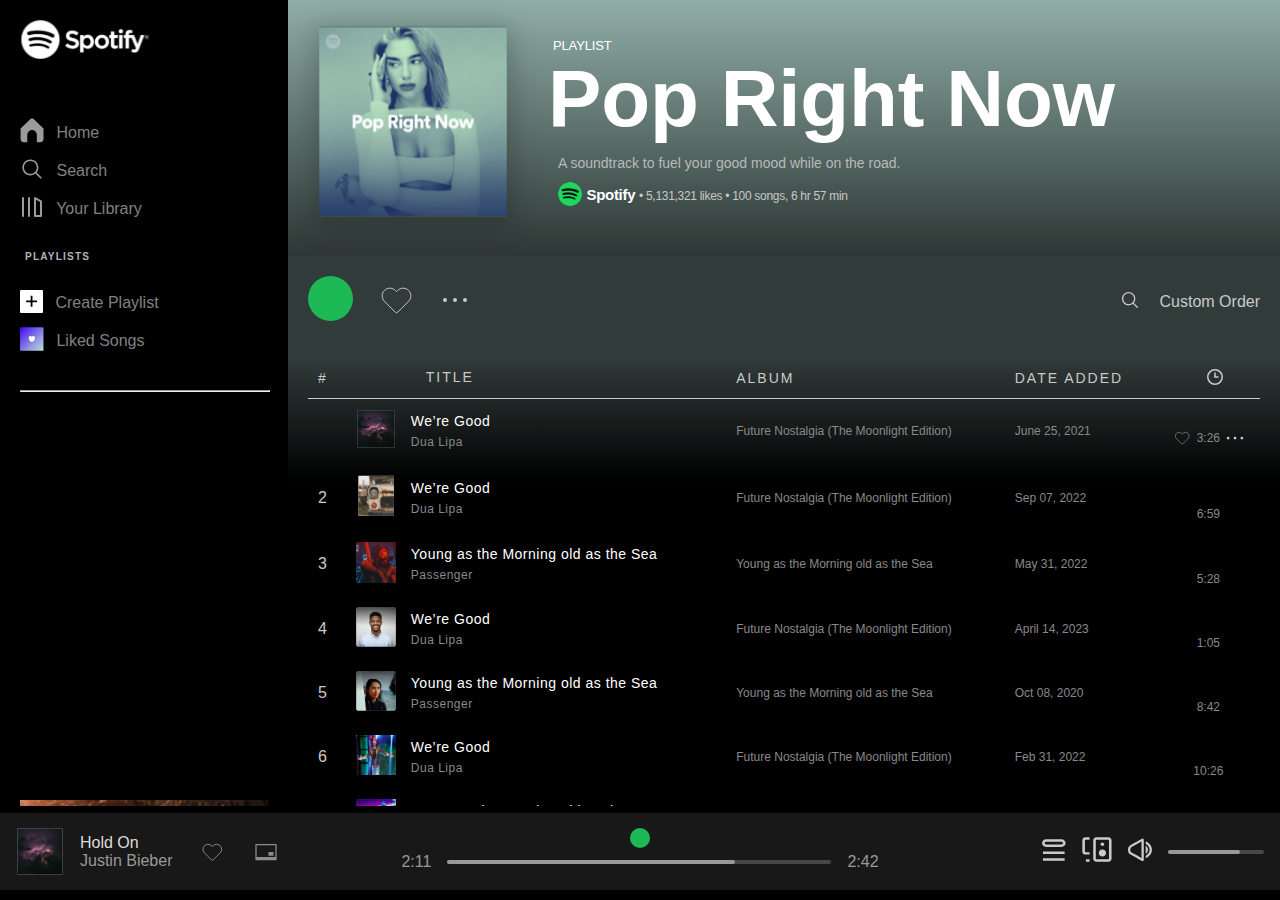
<file: playlist.html>
<!DOCTYPE html>
<html lang="en">
    <head>
        <meta charset="UTF-8" />
        <meta name="viewport" content="width=device-width, initial-scale=1.0" />
        <title>Play List</title>
        <link
            rel="icon"
            type="Image/x-icon"
            href="[data-uri]"
        />
        <link rel="stylesheet" href="style-2.css" />
        <link
            rel="stylesheet"
            href="https://cdnjs.cloudflare.com/ajax/libs/font-awesome/6.4.0/css/all.min.css"
            integrity="sha512-iecdLmaskl7CVkqkXNQ/ZH/XLlvWZOJyj7Yy7tcenmpD1ypASozpmT/E0iPtmFIB46ZmdtAc9eNBvH0H/ZpiBw=="
            crossorigin="anonymous"
            referrerpolicy="no-referrer"
        />
    </head>
    <body>
        <div class="menu-btn" id="menuBtn">
            <i class="fas fa-bars"></i>
        </div>
        <div class="container">
            <div class="left" id="sidebar">
                <div class="logo">
                    <a href="" target="_blank">
                        <img src="Images/Spotify logo.svg" alt="Logo" />
                    </a>
                </div>
                <div class="menu">
                    <ul>
                        <li>
                            <a href="index.html" target="_blank">
                                <img
                                    src="Images/Home.svg"
                                    alt=""
                                    class="gray-filtered"
                                />
                                <span>Home</span>
                            </a>
                        </li>
                        <li>
                            <a href="#listofsongs">
                                <img
                                    src="assets/Search.svg"
                                    alt=""
                                    class="gray-filtered"
                                />
                                <span>Search</span>
                            </a>
                        </li>
                        <li>
                            <a href="#">
                                <img
                                    src="assets/YourLibrary.svg"
                                    alt=""
                                    class="gray-filtered"
                                />
                                <span>Your Library</span>
                            </a>
                        </li>
                        <div class="play">
                            <h6>PlayLists</h6>
                        </div>
                        <li>
                            <a href="#" class="playlist">
                                <img src="Images/fi-ss-plus-small.svg" alt="" />
                                <span>Create Playlist</span>
                            </a>
                        </li>
                        <li>
                            <a href="#right-pop">
                                <img src="Images/love.svg" alt="" />
                                <span>Liked Songs</span>
                            </a>
                        </li>
                    </ul>
                </div>
                <hr
                    width="100%"
                    style="margin-top: 30px; background: #282828"
                />
                <div class="current-song-cover">
                    <img src="Images/album art.svg" alt="" />
                </div>
            </div>

            <!-- ----------------------------------------------------------------------------------------------- -->
            <div class="right">
                <div class="playlist-header" id="right-pop">
                    <div class="playlist-content">
                        <div class="playlist-cover">
                            <!-- <a href="https://youtu.be/ic8j13piAhQ" target="_blank" title="CLICK HERE TO OPEN ALBUM" -->
                            <img src="assets/pop-right now.svg" alt="" />
                        </div>
                        <div class="playlist-info">
                            <div class="playlist-public common">PLAYLIST</div>
                            <div class="playlist-title common">
                                Pop Right Now
                            </div>
                            <div class="playlist-description common">
                                A soundtrack to fuel your good mood while on the
                                road.
                            </div>
                            <div style="height: 5px"></div>
                            <div class="playlist-stats">
                                <img
                                    src="assets/spotify-logo.png"
                                    width="24px"
                                    height="24px"
                                    alt=""
                                />
                                <span class="name common-1"> Spotify </span>
                                <span class="time common-1"
                                    >• 5,131,321 likes
                                </span>
                                <span class="time common-1">• 100 songs, </span>
                                <span class="time common-1">6 hr 57 min </span>
                            </div>
                        </div>
                    </div>
                </div>
                <div class="playlist-songs-container">
                    <div class="playlist-buttons">
                        <div class="playlist-buttons-left">
                            <div class="playlist-buttons-resume-pause">
                                <i
                                    class="fa-sharp fa-solid fa-play"
                                    style="color: #ffffff"
                                ></i>
                            </div>
                            <div class="playlist-buttons-like normal">
                                <img
                                    src="assets/heart.svg"
                                    alt=""
                                    class="spotify-color"
                                />
                            </div>
                            <div class="playlist-buttons-three-dot normal">
                                <img src="assets/ThreeDots.svg" alt="" />
                            </div>
                        </div>
                        <div class="playlist-buttons-right">
                            <div class="playlist-buttons-search normal">
                                <img src="assets/Search.svg" alt="" />
                            </div>
                            <div class="playlist-buttons-order">
                                <p>Custom Order</p>
                            </div>
                        </div>
                    </div>

                    <div class="playlist-songs" id="listofsongs">
                        <table>
                            <tr>
                                <th>#</th>
                                <th class="title">Title</th>
                                <th>Album</th>
                                <th>Date Added</th>
                                <th>
                                    <img
                                        src="assets/Duration.svg"
                                        alt=""
                                        class="clock"
                                    />
                                </th>
                            </tr>
                            <tr>
                                <td>
                                    <i
                                        class="fa-sharp fa-solid fa-play"
                                        style="color: #ffffff"
                                    ></i>
                                </td>
                                <td class="song-title">
                                    <div class="song-image">
                                        <img
                                            src="Images/small-label.svg"
                                            alt=""
                                        />
                                    </div>
                                    <div class="song-name-album">
                                        <div class="song-name">We’re Good</div>
                                        <div class="song-artist">Dua Lipa</div>
                                    </div>
                                </td>
                                <td class="song-album">
                                    Future Nostalgia (The Moonlight Edition)
                                </td>
                                <td class="song-date-added">June 25, 2021</td>
                                <td class="song-duration">
                                    <img
                                        src="assets/heart.svg"
                                        alt=""
                                        class="heart1"
                                    />
                                    3:26
                                    <img
                                        src="assets/ThreeDots.svg"
                                        alt=""
                                        class="heart1"
                                    />
                                </td>
                            </tr>
                            <tr>
                                <td>2</td>
                                <td class="song-title">
                                    <div class="song-image">
                                        <img src="Images/playlist.svg" alt="" />
                                    </div>
                                    <div class="song-name-album">
                                        <div class="song-name">We’re Good</div>
                                        <div class="song-artist">Dua Lipa</div>
                                    </div>
                                </td>
                                <td class="song-album">
                                    Future Nostalgia (The Moonlight Edition)
                                </td>
                                <td class="song-date-added">Sep 07, 2022</td>
                                <td class="song-duration">6:59</td>
                            </tr>
                            <tr>
                                <td>3</td>
                                <td class="song-title">
                                    <div class="song-image">
                                        <img
                                            src="Images/pop-singer.svg"
                                            alt=""
                                        />
                                    </div>
                                    <div class="song-name-album">
                                        <div class="song-name">
                                            Young as the Morning old as the Sea
                                        </div>
                                        <div class="song-artist">Passenger</div>
                                    </div>
                                </td>
                                <td class="song-album">
                                    Young as the Morning old as the Sea
                                </td>
                                <td class="song-date-added">May 31, 2022</td>
                                <td class="song-duration">5:28</td>
                            </tr>
                            <tr>
                                <td>4</td>
                                <td class="song-title">
                                    <div class="song-image">
                                        <img src="Images/blackboy.svg" alt="" />
                                    </div>
                                    <div class="song-name-album">
                                        <div class="song-name">We’re Good</div>
                                        <div class="song-artist">Dua Lipa</div>
                                    </div>
                                </td>
                                <td class="song-album">
                                    Future Nostalgia (The Moonlight Edition)
                                </td>
                                <td class="song-date-added">April 14, 2023</td>
                                <td class="song-duration">1:05</td>
                            </tr>
                            <tr>
                                <td>5</td>
                                <td class="song-title">
                                    <div class="song-image">
                                        <img
                                            src="Images/womem-pop.svg"
                                            alt=""
                                        />
                                    </div>
                                    <div class="song-name-album">
                                        <div class="song-name">
                                            Young as the Morning old as the Sea
                                        </div>
                                        <div class="song-artist">Passenger</div>
                                    </div>
                                </td>
                                <td class="song-album">
                                    Young as the Morning old as the Sea
                                </td>
                                <td class="song-date-added">Oct 08, 2020</td>
                                <td class="song-duration">8:42</td>
                            </tr>
                            <tr>
                                <td>6</td>
                                <td class="song-title">
                                    <div class="song-image">
                                        <img src="Images/dsp.jpg" alt="" />
                                    </div>
                                    <div class="song-name-album">
                                        <div class="song-name">We’re Good</div>
                                        <div class="song-artist">Dua Lipa</div>
                                    </div>
                                </td>
                                <td class="song-album">
                                    Future Nostalgia (The Moonlight Edition)
                                </td>
                                <td class="song-date-added">Feb 31, 2022</td>
                                <td class="song-duration">10:26</td>
                            </tr>
                            <tr>
                                <td>7</td>
                                <td class="song-title">
                                    <div class="song-image">
                                        <img src="Images/Mask Man.svg" alt="" />
                                    </div>
                                    <div class="song-name-album">
                                        <div class="song-name">
                                            Young as the Morning old as the Sea
                                        </div>
                                        <div class="song-artist">Passenger</div>
                                    </div>
                                </td>
                                <td class="song-album">
                                    Young as the Morning old as the Sea
                                </td>
                                <td class="song-date-added">Aug 12, 2021</td>
                                <td class="song-duration">3:45</td>
                            </tr>
                            <tr>
                                <td>8</td>
                                <td class="song-title">
                                    <div class="song-image">
                                        <img src="Images/Anime.svg" alt="" />
                                    </div>
                                    <div class="song-name-album">
                                        <div class="song-name">We’re Good</div>
                                        <div class="song-artist">Dua Lipa</div>
                                    </div>
                                </td>
                                <td class="song-album">
                                    Future Nostalgia (The Moonlight Edition)
                                </td>
                                <td class="song-date-added">Nov 29, 2020</td>
                                <td class="song-duration">5:05</td>
                            </tr>
                            <tr>
                                <td>9</td>
                                <td class="song-title">
                                    <div class="song-image">
                                        <img
                                            src="Images/pop-singer.svg"
                                            alt=""
                                        />
                                    </div>
                                    <div class="song-name-album">
                                        <div class="song-name">
                                            Young as the Morning old as the Sea
                                        </div>
                                        <div class="song-artist">Passenger</div>
                                    </div>
                                </td>
                                <td class="song-album">
                                    Young as the Morning old as the Sea
                                </td>
                                <td class="song-date-added">March 31, 2020</td>
                                <td class="song-duration">4:20</td>
                            </tr>
                            <tr>
                                <td>10</td>
                                <td class="song-title">
                                    <div class="song-image">
                                        <img src="Images/f-1-img.svg" alt="" />
                                    </div>
                                    <div class="song-name-album">
                                        <div class="song-name">We’re Good</div>
                                        <div class="song-artist">Dua Lipa</div>
                                    </div>
                                </td>
                                <td class="song-album">
                                    Future Nostalgia (The Moonlight Edition)
                                </td>
                                <td class="song-date-added">Sep 07, 2022</td>
                                <td class="song-duration">6:59</td>
                            </tr>
                            <tr>
                                <td>11</td>
                                <td class="song-title">
                                    <div class="song-image">
                                        <img
                                            src="Images/pop-singer.svg"
                                            alt=""
                                        />
                                    </div>
                                    <div class="song-name-album">
                                        <div class="song-name">
                                            Young as the Morning old as the Sea
                                        </div>
                                        <div class="song-artist">Passenger</div>
                                    </div>
                                </td>
                                <td class="song-album">
                                    Young as the Morning old as the Sea
                                </td>
                                <td class="song-date-added">May 31, 2022</td>
                                <td class="song-duration">5:28</td>
                            </tr>
                            <tr>
                                <td>12</td>
                                <td class="song-title">
                                    <div class="song-image">
                                        <img src="Images/blackboy.svg" alt="" />
                                    </div>
                                    <div class="song-name-album">
                                        <div class="song-name">We’re Good</div>
                                        <div class="song-artist">Dua Lipa</div>
                                    </div>
                                </td>
                                <td class="song-album">
                                    Future Nostalgia (The Moonlight Edition)
                                </td>
                                <td class="song-date-added">April 14, 2023</td>
                                <td class="song-duration">1:05</td>
                            </tr>
                            <tr>
                                <td>13</td>
                                <td class="song-title">
                                    <div class="song-image">
                                        <img
                                            src="Images/womem-pop.svg"
                                            alt=""
                                        />
                                    </div>
                                    <div class="song-name-album">
                                        <div class="song-name">
                                            Young as the Morning old as the Sea
                                        </div>
                                        <div class="song-artist">Passenger</div>
                                    </div>
                                </td>
                                <td class="song-album">
                                    Young as the Morning old as the Sea
                                </td>
                                <td class="song-date-added">Oct 08, 2020</td>
                                <td class="song-duration">8:42</td>
                            </tr>
                            <tr>
                                <td>14</td>
                                <td class="song-title">
                                    <div class="song-image">
                                        <img src="Images/dsp.jpg" alt="" />
                                    </div>
                                    <div class="song-name-album">
                                        <div class="song-name">We’re Good</div>
                                        <div class="song-artist">Dua Lipa</div>
                                    </div>
                                </td>
                                <td class="song-album">
                                    Future Nostalgia (The Moonlight Edition)
                                </td>
                                <td class="song-date-added">Feb 31, 2022</td>
                                <td class="song-duration">10:26</td>
                            </tr>
                            <tr>
                                <td>15</td>
                                <td class="song-title">
                                    <div class="song-image">
                                        <img src="Images/Mask Man.svg" alt="" />
                                    </div>
                                    <div class="song-name-album">
                                        <div class="song-name">
                                            Young as the Morning old as the Sea
                                        </div>
                                        <div class="song-artist">Passenger</div>
                                    </div>
                                </td>
                                <td class="song-album">
                                    Young as the Morning old as the Sea
                                </td>
                                <td class="song-date-added">Aug 12, 2021</td>
                                <td class="song-duration">3:45</td>
                            </tr>
                            <tr>
                                <td>16</td>
                                <td class="song-title">
                                    <div class="song-image">
                                        <img src="Images/Anime.svg" alt="" />
                                    </div>
                                    <div class="song-name-album">
                                        <div class="song-name">We’re Good</div>
                                        <div class="song-artist">Dua Lipa</div>
                                    </div>
                                </td>
                                <td class="song-album">
                                    Future Nostalgia (The Moonlight Edition)
                                </td>
                                <td class="song-date-added">Nov 29, 2020</td>
                                <td class="song-duration">5:05</td>
                            </tr>
                            <tr>
                                <td>17</td>
                                <td class="song-title">
                                    <div class="song-image">
                                        <img
                                            src="Images/pop-singer.svg"
                                            alt=""
                                        />
                                    </div>
                                    <div class="song-name-album">
                                        <div class="song-name">
                                            Young as the Morning old as the Sea
                                        </div>
                                        <div class="song-artist">Passenger</div>
                                    </div>
                                </td>
                                <td class="song-album">
                                    Young as the Morning old as the Sea
                                </td>
                                <td class="song-date-added">March 31, 2020</td>
                                <td class="song-duration">4:20</td>
                            </tr>
                        </table>
                    </div>
                </div>
            </div>
        </div>

        <div class="music-player">
            <div class="song-bar">
                <div class="song-infos">
                    <div class="image-container">
                        <img src="Images/small-label.svg" alt="" />
                    </div>
                    <div class="song-description">
                        <p class="title">Hold On</p>
                        <p class="artist">Justin Bieber</p>
                    </div>
                </div>
                <div class="icons">
                    <img src="assets/heart.svg" alt="" />
                </div>
                <div class="icons">
                    <img src="Images/pip.svg" class="pip" />
                </div>
            </div>
            <div class="progress-controller">
                <div class="control-buttons">
                    <i class="fas fa-random"></i>
                    <i class="fas fa-step-backward"></i>
                    <i class="fa-solid fa-play play-pause"></i>
                    <i class="fas fa-step-forward"></i>
                    <i class="fa-solid fa-repeat fa-beat"></i>
                </div>
                <div class="progress-container">
                    <span>2:11</span>
                    <div class="progress-bar">
                        <div class="progress"></div>
                    </div>
                    <span>2:42</span>
                </div>
            </div>

            <button class="expand-btn" id="expandBtn">
                <i class="fas fa-ellipsis-v"></i>
            </button>
            <div class="expanded-content" id="expandedContent">
                <div class="expanded-item">
                    <img src="assets/Queue.svg" alt="que-icon" />
                </div>
                <div class="expanded-item">
                    <img
                        src="assets/Connect to a device.svg"
                        alt="laptop-icon"
                    />
                </div>
                <div class="expanded-item">
                    <img src="assets/Volume.svg" alt="speaker icon" />
                </div>
                <div class="expanded-item">
                    <div class="volume-bar">
                        <div class="progress-bar">
                            <div class="progress"></div>
                        </div>
                    </div>
                </div>
            </div>
        </div>
        <script>
            const menuBtn = document.getElementById("menuBtn");
            const sidebar = document.getElementById("sidebar");

            // Toggle the sidebar when the menu button is clicked
            menuBtn.addEventListener("click", () => {
                sidebar.classList.toggle("show");
            });

            // Close the sidebar when clicking outside of it on small screens
            document.addEventListener("click", (event) => {
                if (
                    !menuBtn.contains(event.target) &&
                    !sidebar.contains(event.target)
                ) {
                    sidebar.classList.remove("show");
                }
            });
            const expandBtn = document.getElementById("expandBtn");
            const expandedContent = document.getElementById("expandedContent");

            expandBtn.addEventListener("click", () => {
                expandedContent.classList.toggle("show");
            });

            document.addEventListener("click", (event) => {
                if (
                    !expandBtn.contains(event.target) &&
                    !expandedContent.contains(event.target)
                ) {
                    expandedContent.classList.remove("show");
                }
            });
        </script>
    </body>
</html>
</file>
<file: style-2.css>
@import url("https://fonts.googleapis.com/css2?family=DM+Sans:opsz@9..40&family=Roboto:wght@100&display=swap");
@import url("https://fonts.googleapis.com/css2?family=Comfortaa:wght@700&family=Flow+Circular&display=swap");

:root {
  --spotify-green: #1db954;
  --footer-height: 40px;
}
html,
body,
* {
  -webkit-app-region: drag;
  cursor: default;
}

body {
  box-sizing: border-box;
  margin: 0;
  overflow-x: hidden;
  max-height: 100vh;
  height: 100vh;
  background-color: #000000;
  font-family: "Gotham SSm A", "Gotham SSm B", "Helvetica Neue", Helvetica,
    Arial, sans-serif;
}
.menu-btn {
  display: none; /* Hide the menu button by default */
  position: absolute;
  top: 20px;
  left: 15px;
  height: 35px;
  font-size: 24px;
  color: #fff;
  cursor: pointer;
  background-color: transparent;
  border-radius: 8px;
  padding-top: 5px;
  padding-inline: 5px;
  border: 1px solid white;
}
.container {
  display: flex;
  flex-direction: row;
  height: calc(94vh - var(--footer-height)) !important;
  width: 100%;
}
.left {
  flex: 1;
  background-color: black;
  position: relative;
  width: 300px;
  left: 0;
  bottom: 0;
  top: 0;
  font-size: 16px;
  font-weight: 500;
  padding: 20px;
  display: flex;
  flex-direction: column;
  overflow-y: auto;
}
.left::-webkit-scrollbar {
  display: none;
}
.left .logo {
  position: sticky;
  top: 0;
  z-index: 2;
  background-color: #000000;
  cursor: pointer;
}

.left .logo img {
  width: 130px;
}
.menu {
  display: flex;
  flex-direction: row;
  position: relative;
  margin-top: 50px;
}

.gray-filtered {
  filter: invert(0.5) sepia(50) saturate(0) hue-rotate(0deg);
}

.menu ul {
  width: 100%;
}

.menu ul li img {
  width: 24px;
}
.menu ul li {
  padding: 5px;
}

.menu ul li a {
  text-decoration: none;
  color: gray;
  padding: 10px 0px;
}
.menu ul * {
  cursor: pointer;
}

.menu ul li a span {
  position: relative;
  top: -5px;
  left: 8px;
}
.left .menu .playlist img {
  border-radius: 1px;
  background: #fff;
  width: 23px;
}
.left .menu ul :hover,
.left .menu ul :active,
.left .menu ul :focus {
  color: #cefcf2;
  background-color: #282828;
  border-radius: 5px;
}

.menu ul {
  list-style-type: none;
  margin: 0;
  padding: 0;
  overflow: hidden;
}

.menu li {
  padding-left: 0 !important;
}
.current-song-cover img {
  width: 100%;
  margin-top: 400px;
  margin-bottom: 20px;
  left: 0;
  transition: all ease 0.4s;
}
.current-song-cover img:hover {
  box-shadow: 0 0 3px 1px rgba(240, 240, 235, 0.7);
  cursor: pointer;
  transform: scale(105%);
}
.play {
  color: #b3b3b3;
  font-size: 15px;
  font-weight: 700;
  line-height: 10px; /* 133.333% */
  letter-spacing: 1.2px;
  margin-left: 5px;
  text-transform: uppercase;
}
.right {
  width: 100%;
  overflow-y: auto;
  flex: 4;
}
.right::-webkit-scrollbar {
  display: none;
}

.playlist-header {
  background: rgb(255, 255, 255);
  background: linear-gradient(180deg, #90aea7 0%, #2d3634 100%);
}

.playlist-content {
  display: flex;
  flex-direction: row;
  align-items: flex-end;
}

.playlist-cover img {
  width: 250px;
  transition: all ease 0.4s;
  cursor: pointer;
}
.playlist-cover :hover {
  transform: scale(105%);
  box-shadow: 0 0 3px 1px rgba(78, 102, 97, 0.7);
  border-radius: 20px;
  margin: 15px;
}
.playlist-info {
  color: #ffffff;
  padding-left: 10px;
}

.playlist-public {
  color: #fff;
  font-size: 13px;
  font-weight: 500;
  letter-spacing: -0.16px;
  margin-left: 5px;
  cursor: pointer;
}
.playlist-title {
  color: #fff;
  font-size: 80px;
  font-weight: 700;
  letter-spacing: -0.16px;
  cursor: pointer;
}

.playlist-description {
  font-size: 14px;
  font-weight: 400;
  margin-top: 10px;
  color: #b6bbba;
  padding-left: 10px;
  cursor: pointer;
}

.playlist-stats img {
  position: relative;
  top: 6px;
  padding-left: 10px;
  cursor: pointer;
  transition: all 0.4 ease;
}
.playlist-stats {
  padding-bottom: 50px;
}
.common:hover {
  transform: scale(105%);
}
.common-1:hover {
  box-shadow: 0 0 3px 1px rgba(240, 240, 235, 0.7);
  margin: 10px;
}
.playlist-info .ime :hover {
  box-shadow: 0 0 3px 1px rgba(240, 240, 235, 0.7);
}

.playlist-stats .name {
  color: #fff;
  font-size: 15px;
  font-weight: 700;
  line-height: 146.9%; /* 22.035px */
  letter-spacing: -0.3px;
  cursor: pointer;
}
.playlist-stats .time {
  color: rgb(199, 200, 201) !important;
  font-size: 12px;
  font-weight: 100;
  letter-spacing: -0.3px;
  cursor: pointer;
}
.playlist-songs-container {
  padding: 20px;
  background: rgb(255, 255, 255);
  background: linear-gradient(180deg, #313b3a 8%, #000000 18%, #000000 100%);
}
.playlist-buttons-left,
.playlist-buttons-right {
  display: flex;
  align-items: center;
  justify-content: center;
}
.playlist-buttons-resume-pause {
  background-color: var(--spotify-green);
  width: 45px;
  height: 45px;
  border-radius: 50%;
  display: flex;
  justify-content: center;
  align-items: center;
  margin-bottom: 8px;
  cursor: pointer;
  transition: all 0.1 ease;
}
.playlist-buttons-resume-pause:hover {
  box-shadow: 0 0 2px 2.5px rgba(94, 88, 75, 0.7);
  color: #111;
  background-color: #c7ec81;
  transform: scale(110%);
}
.playlist-buttons-like {
  margin-left: 20px;
}

.playlist-buttons-three-dot {
  margin-left: 20px;
}
.playlist-buttons {
  display: flex;
  justify-content: space-between;
  align-items: center;
}

.playlist-buttons-order {
  color: #cacaca;
}

.playlist-buttons-order {
  padding-left: 20px;
  transition: all 0.1s ease;
}
.playlist-buttons-order:hover {
  transform: scale(105%);
}
.normal :hover {
  box-shadow: 0 0 3px 1px rgba(240, 240, 235, 0.7);
  cursor: pointer;
}
.playlist-songs {
  margin-top: 30px;
}

.playlist-songs table {
  border-collapse: collapse;
  width: 100%;
}

.playlist-songs table tr td,
.playlist-songs table tr th {
  padding: 10px;
  color: #cacaca;
  transition: all 0.1 ease;
}
.playlist-songs table tr th .clock {
  margin-left: 40px;
}
.playlist-songs table tr .title {
  margin-left: 70px;
  color: #cacaca;
}
.playlist-songs table tr :hover {
  cursor: pointer;
  transform: scale(105%);
}

.playlist-songs table tr th {
  font-weight: 600;
  font-size: 14px;
  text-transform: uppercase;
  font-weight: 200;
  letter-spacing: 2px;
}

.playlist-songs table tr:first-of-type {
  border-bottom: 1px solid #cacaca;
}

.playlist-songs table th {
  text-align: left;
}

.playlist-songs table tr th:first-child {
  width: 2%;
}

.playlist-songs table tr th:nth-child(2) {
  width: 40%;
}

.song-image img {
  width: 40px;
}

.song-title {
  display: flex;
  align-items: center;
  flex-direction: row;
}

.song-name-album {
  padding-left: 15px;
  letter-spacing: 0.5px;
}

.song-name,
.footer-player-left-song-name {
  font-weight: 400;
  font-size: 14px;
  color: white;
}
.song-duration .heart1 {
  width: 22px;
}
.song-duration {
  display: flex;
  align-items: center;
  justify-content: space-evenly;
}
.song-artist,
.song-album,
.song-date-added,
.player-time,
.song-duration {
  font-size: 12px;
  margin-top: 6px;
  color: #898989 !important;
}

.music-player {
  --primary-color: #ddd;
  --secondary-color: #999;
  --green-color: #2d5;
  --padding: 1em;
  background-color: #181818;
  display: flex;
  justify-content: center;
  align-items: center;
  position: fixed;
  bottom: 10px; /* Position the music player at the top */
  left: 0; /* Align the music player to the left */
  width: 100%; /* Make the music player take the full width of the viewport */
  height: 4.8rem;
  color: var(--primary-color);
}
i {
  color: var(--secondary-color);
}
i:hover {
  color: var(--primary-color);
}
.song-bar {
  position: absolute;
  left: var(--padding);
  display: flex;
  flex-direction: row;
  align-items: center;
  justify-content: flex-start;
  gap: 1.5rem;
  width: 25%;
}

.song-infos {
  display: flex;
  align-items: center;
  gap: 1em;
  transition: all 0.1 ease;
}
.image-container {
  --size: 3em;
  flex-shrink: 0;
  width: var(--size);
  height: var(--size);
}
.image-container img {
  width: 100%;
  height: 100%;
  object-fit: cover;
}
.song-description p {
  margin: 0em;
}
.title,
.artist {
  display: -webkit-box;
  -webkit-box-orient: vertical;
  -webkit-line-clamp: 1;
  overflow: hidden;
}
.title:hover,
.artist:hover {
  text-decoration: underline;
  color: var(--primary-color);
  cursor: pointer;
}
.image-container:hover {
  box-shadow: 0 0 5px 3px rgba(240, 240, 235, 0.7);
  cursor: pointer;
  transform: scale(110%);
}
.icons:hover {
  box-shadow: 0 0 5px 3px rgba(240, 240, 235, 0.7);
  cursor: pointer;
}
.artist {
  color: var(--secondary-color);
}
.icons {
  display: flex;
  gap: 1em;
}
.icons img {
  width: 30px;
}
.progress-controller {
  width: 100%;
  display: flex;
  justify-content: center;
  flex-direction: column;
  align-items: center;
  gap: 0.3em;
  color: var(--secondary-color);
  cursor: pointer;
  padding-bottom: 5px;
}
.control-buttons {
  display: flex;
  align-items: center;
  gap: 2em;
}
.control-buttons i:hover {
  box-shadow: 0 0 3px 2px rgba(172, 172, 169, 0.7);
  cursor: pointer;
}
.play-pause {
  display: flex;
  align-items: center;
  justify-content: center;
  background-color: var(--spotify-green);
  color: #fffbfb;
  border-radius: 50%;
  padding: 10px;
  position: relative;
}

.play-pause:hover {
  transform: scale(1.1);
  box-shadow: 0 0 3px 8px rgba(160, 160, 116, 0.7);
}
.progress-container {
  width: 100%;
  display: flex;
  align-items: center;
  justify-content: center;
  gap: 1em;
}
.progress-bar {
  height: 4px;
  border-radius: 10px;
  width: 30%;
  background-color: #ccc4;
}
.progress {
  position: relative;
  height: 100%;
  width: 75%;
  border-radius: 10px;
  background-color: var(--secondary-color);
  cursor: pointer;
}
.progress-bar:hover .progress {
  background-color: var(--green-color);
}
.progress-bar:hover .progress::after {
  content: "";
  position: absolute;
  --size: 1em;
  width: var(--size);
  height: var(--size);
  right: 0;
  border-radius: 50%;
  background-color: var(--primary-color);
  transform: translate(50%, calc(2px - 50%));
}
.expand-btn {
  display: none;
}
.expanded-content {
  position: absolute;
  right: var(--padding);
  display: flex;
  align-items: center;
  justify-content: space-between;
  flex-direction: row;
  gap: 1em;
}
.volume-bar {
  display: flex;
  align-items: center;
  gap: 0.7em;
}
.expanded-item img:hover {
  box-shadow: 0 0 3px 3px rgba(131, 131, 128, 0.7);
  cursor: pointer;
}
.volume-bar .progress-bar {
  width: 6em;
}
.volume-bar .progress-bar:hover .progress::after {
  --size: 0.8em;
}

@media (min-width: 768px) and (max-width: 1199px) {
  .left {
    display: none;
    flex: 2;
    box-sizing: border-box;
    left: 0;
    top: 0;
    overflow-x: hidden;
    
  }
  .menu-btn {
    display: block;
  }
  .left.show {
    display: block;
  }
  .right {
    flex: 4;
  }
  .playlist-cover img {
    margin-left: 20px;
  }
  .playlist-info {
    align-items: left;
  }
  .playlist-title {
    font-size: 60px;
    font-weight: bold;
    letter-spacing: -0.08px;
  }
  .playlist-description {
    font-size: 15px;
    font-weight: 600;
  }
  .playlist-stats {
    padding-bottom: 70px;
  }
  .playlist-stats img {
    width: 25px;
    height: 25px;
  }
  .playlist-stats .name {
    font-size: 15px;
    font-weight: 500;
    white-space: nowrap;
  }
  .playlist-stats .time {
    font-size: 15px;
    font-weight: 100;
    white-space: nowrap;
  }
  .playlist-songs-container {
    height: 100vh;
    background: rgb(255, 255, 255);
    background: linear-gradient(180deg, #313b3a 5%, #000000 18%, #000000 100%);
  }
  .music-player {
    bottom: 0px;
  }
  .expand-btn {
    display: block;
    position: absolute;
    right: var(--padding);
    background: none;
    border: none;
    color: var(--secondary-color);
    cursor: pointer;
    font-size: 24px;
  }
  .expand-btn:hover {
    color: var(--primary-color);
  }
  .expanded-content {
    display: none;
    position: absolute;
    right: var(--padding);
    background-color: #181818;
    border: 1px solid #ccc;
    border-radius: 5px;
    padding: 10px;
    z-index: 1;
    width: 100px;
    bottom: 40px;
  }
  .expanded-content.show {
    display: flex;
    flex-direction: column;
    align-items: flex-end;
  }
  .expanded-item {
    margin-top: 10px;
  }
}

@media screen and (max-width: 767px) {
  .left {
    display: none;
    flex: 1.5;
    box-sizing: border-box;
    left: 0;
    top: 0;
    overflow-x: hidden;
  }

  .menu-btn {
    display: block;
  }
  .left.show {
    display: block;
  }
  .menu {
    margin-top: 20px;
    -webkit-user-drag: none;
    user-zoom: none;
  }
  .left .menu ul li a {
    font-size: 15px;
    font-weight: 200;
    line-height: 15px;
    letter-spacing: -0.0525em;
  }
  .left .menu ul li a img {
    width: 18px;
  }
  .left .logo {
    width: 50%;
  }
  .right {
    flex: 2;
  }
  .playlist-content {
    flex-direction: column;
    align-items: center;
    margin: 0px;
  }
  .playlist-cover img {
    width: 180px;
  }
  .playlist-info {
    align-items: left;
  }
  .playlist-public {
    margin-left: 13px;
  }
  .playlist-title {
    font-size: 40px;
    font-weight: bold;
    letter-spacing: -0.08px;
    margin-left: 10px;
  }

  .playlist-description {
    font-size: 12px;
    font-weight: 400;
  }
  .playlist-stats {
    padding-bottom: 20px;
  }
  .playlist-stats img {
    width: 15px;
    height: 15px;
  }
  .playlist-stats .name {
    font-size: 11px;
    font-weight: 500;
    white-space: nowrap;
  }
  .playlist-stats .time {
    font-size: 10px;
    font-weight: 100;
    white-space: nowrap;
  }
  .playlist-songs-container {
    flex-wrap: wrap;
    height: 100vh;
    background: rgb(255, 255, 255);
    background: linear-gradient(180deg, #313b3a 4%, #000000 18%, #000000 100%);
  }
  .playlist-buttons-left,
  .playlist-buttons-right {
    display: flex;
    align-items: center;
    justify-content: space-between;
  }
  .playlist-buttons-resume-pause {
    width: 30px;
    height: 30px;
    border-radius: 50%;
    margin-top: 10px;
  }
  .playlist-buttons-like img {
    width: 30px;
    height: 30px;
    margin-top: 10px;
  }
  .playlist-buttons-three-dot img {
    width: 20px;
    height: 30px;
    margin-top: 10px;
  }
  .playlist-buttons-right {
    display: none;
  }

  .playlist-songs {
    margin-top: 20px;
  }
  .playlist-songs table tr th .clock {
    margin-left: 10px;
  }
  .playlist-songs table tr .title {
    margin-left: 5px;
    margin-top: 8px;
  }

  .playlist-songs table tr th {
    font-weight: 400;
    font-size: 11px;
    letter-spacing: 1px;
  }
  .playlist-songs table tr th:first-child {
    width: 1%;
  }

  .playlist-songs table tr th:nth-child(2) {
    width: 20%;
  }

  .song-image img {
    width: 25px;
  }

  .song-name-album {
    padding-left: 10px;
    letter-spacing: 0.3px;
  }
  .song-name,
  .footer-player-left-song-name {
    font-weight: 300;
    font-size: 10px;
  }
  .song-duration .heart1 {
    width: 15px;
  }
  .song-artist,
  .song-album,
  .song-date-added,
  .player-time,
  .song-duration {
    font-size: 8px;
    margin-top: 4px;
    color: #898989 !important;
  }

  .music-player {
    margin-top: 0px;
    height: auto;
    width: 100%;
    bottom: 0px;
  }
  .song-bar {
    gap: 0.5rem;
    width: 15%;
    left: 5px;
  }
  .song-infos {
    gap: 0.1em;
  }
  .image-container {
    --size: 1.5em;
    flex-shrink: 0;
    width: var(--size);
    height: var(--size);
  }
  .image-container img {
    width: 100%;
    height: 100%;
    object-fit: cover;
  }
  .song-description p {
    margin: 0em;
  }
  .title,
  .artist {
    font-size: 8px;
    font-weight: 100;
  }
  .icons {
    gap: 0.1em;
  }
  .icons img {
    width: 15px;
  }

  .progress-controller {
    width: 100%;
    display: flex;
    justify-content: center;
    flex-direction: column;
    align-items: center;
    gap: 0.2em;
    color: var(--secondary-color);
    cursor: pointer;
    padding-bottom: 5px;
    margin-left: 40px;
    bottom: 0px;
  }
  .control-buttons {
    display: flex;
    align-items: center;
    gap: 1em;
    margin-top: 4px;
  }
  .control-buttons i {
    width: 7px;
    height: 7px;
  }
  .play-pause {
    color: #fff;
    display: flex;
    align-items: center;
    justify-content: center;
    border-radius: 50%;
    padding-left: 5px;
    padding-right: 9px;
    padding-top: 5px;
    padding-bottom: 13px;
    margin-top: 5px;
    width: 20px;
  }
  .progress-container {
    width: 150%;
    display: flex;
    align-items: center;
    justify-content: center;
    gap: 0.3em;
  }
  .progress-bar {
    width: 17%;
  }
  .expand-btn {
    display: block;
    position: absolute;
    right: var(--padding);
    background: none;
    border: none;
    color: var(--secondary-color);
    cursor: pointer;
    font-size: 24px;
  }
  .expand-btn:hover {
    color: var(--primary-color);
  }
  .expanded-content {
    border-radius: 5px;
    padding: 10px;
    z-index: 1;
    width: 100px;
    bottom: 40px;
    display: none;
  }
  .expanded-content.show {
    display: flex;
    flex-direction: column;
    align-items: flex-end;
  }
  .expanded-item {
    margin-top: 10px;
  }
}
</file>
